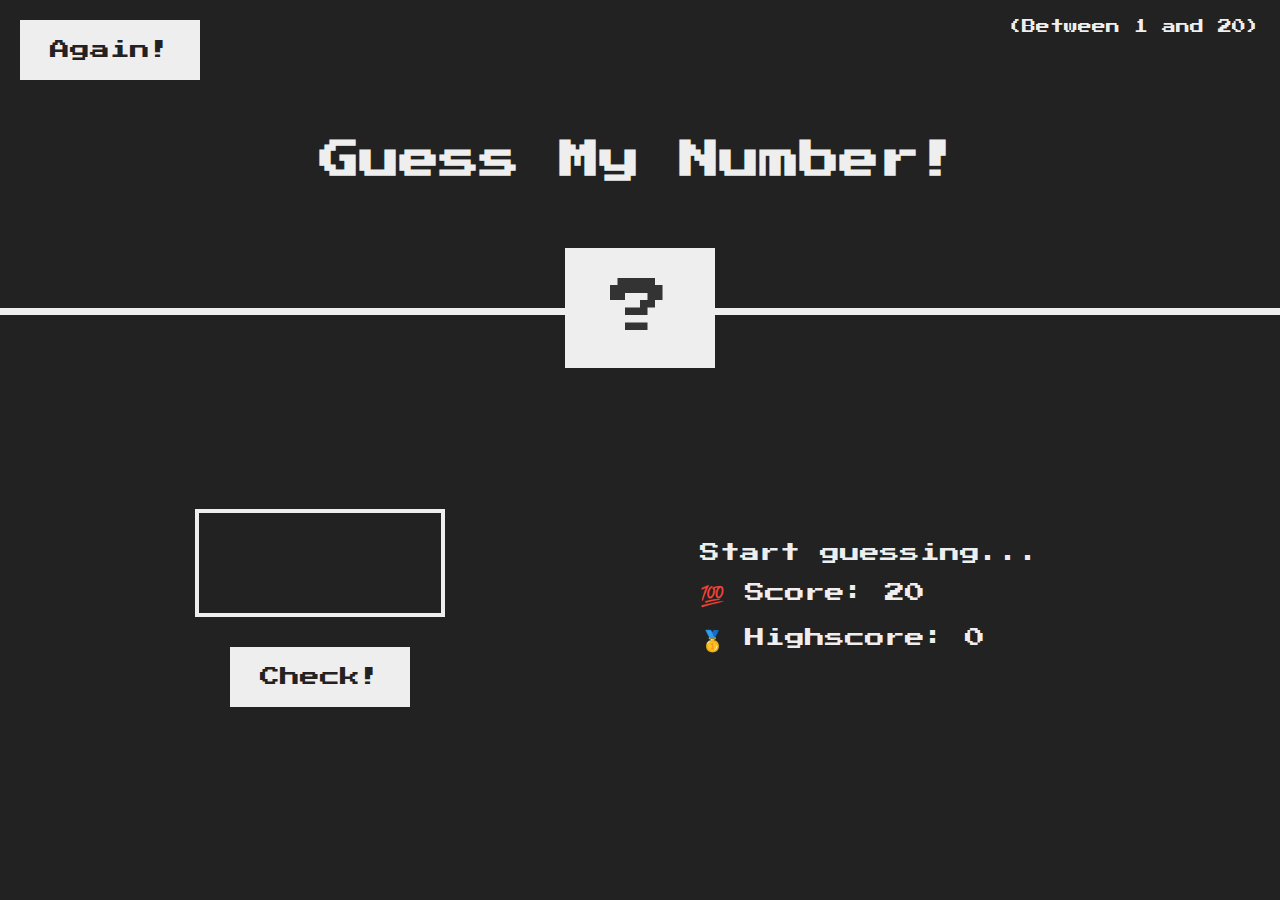
<file: index.html>
<!DOCTYPE html>
<html lang="en">
  <head>
    <meta charset="UTF-8" />
    <meta name="viewport" content="width=device-width, initial-scale=1.0" />
    <meta http-equiv="X-UA-Compatible" content="ie=edge" />
    <link rel="stylesheet" href="style.css" />
    <title>Guess My Number!</title>
  </head>
  <body>
    <header>
      <h1>Guess My Number!</h1>
      <p class="between">(Between 1 and 20)</p>
      <button class="btn again">Again!</button>
      <div id="result" class="number">?</div>
    </header>
    <main>
      <section class="left">
        <input type="number" class="guess" />
        <button class="btn check">Check!</button>
      </section>
      <section class="right">
        <p id="alert" lass="message">Start guessing...</p>
        <p class="label-score">💯 Score: <span class="score">20</span></p>
        <p class="label-highscore">
          🥇 Highscore: <span class="highscore">0</span>
        </p>
      </section>
    </main>
    <script src="script.js"></script>
  </body>
</html>
</file>
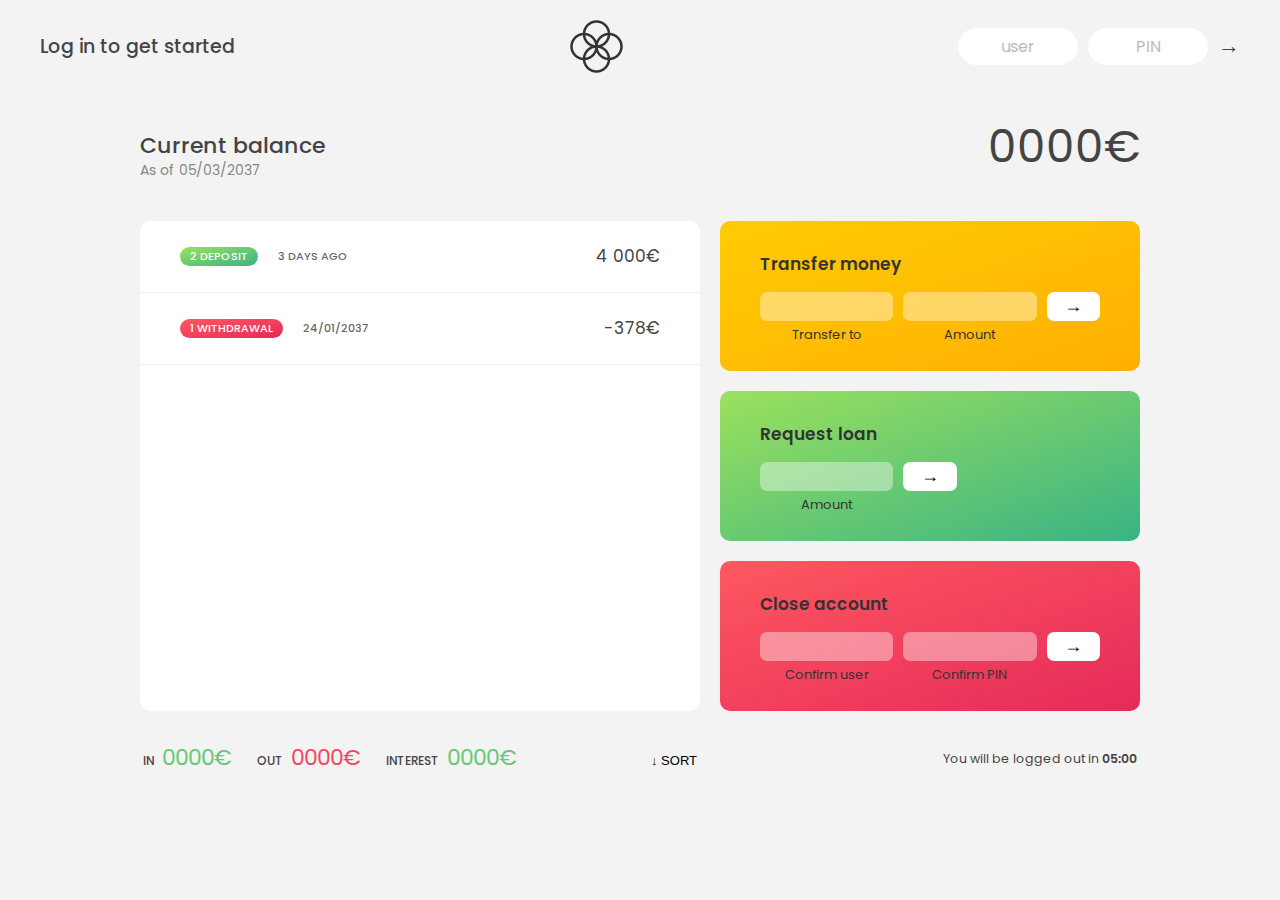
<file: bankistApp/index.html>
<!DOCTYPE html>
<html lang="en">
  <head>
    <meta charset="UTF-8" />
    <meta name="viewport" content="width=device-width, initial-scale=1.0" />
    <meta http-equiv="X-UA-Compatible" content="ie=edge" />
    <link rel="shortcut icon" type="image/png" href="/icon.png" />

    <link
      href="https://fonts.googleapis.com/css?family=Poppins:400,500,600&display=swap"
      rel="stylesheet"
    />

    <link rel="stylesheet" href="style.css" />
    <title>Bankist</title>
  </head>
  <body>
    <!-- TOP NAVIGATION -->
    <nav>
      <p class="welcome">Log in to get started</p>
      <img src="logo.png" alt="Logo" class="logo" />
      <form class="login">
        <input
          type="text"
          placeholder="user"
          class="login__input login__input--user"
        />
        <!-- In practice, use type="password" -->
        <input
          type="text"
          placeholder="PIN"
          maxlength="4"
          class="login__input login__input--pin"
        />
        <button class="login__btn">&rarr;</button>
      </form>
    </nav>

    <main class="app">
      <!-- BALANCE -->
      <div class="balance">
        <div>
          <p class="balance__label">Current balance</p>
          <p class="balance__date">
            As of <span class="date">05/03/2037</span>
          </p>
        </div>
        <p class="balance__value">0000€</p>
      </div>

      <!-- MOVEMENTS -->
      <div class="movements">
        <div class="movements__row">
          <div class="movements__type movements__type--deposit">2 deposit</div>
          <div class="movements__date">3 days ago</div>
          <div class="movements__value">4 000€</div>
        </div>
        <div class="movements__row">
          <div class="movements__type movements__type--withdrawal">
            1 withdrawal
          </div>
          <div class="movements__date">24/01/2037</div>
          <div class="movements__value">-378€</div>
        </div>
      </div>

      <!-- SUMMARY -->
      <div class="summary">
        <p class="summary__label">In</p>
        <p class="summary__value summary__value--in">0000€</p>
        <p class="summary__label">Out</p>
        <p class="summary__value summary__value--out">0000€</p>
        <p class="summary__label">Interest</p>
        <p class="summary__value summary__value--interest">0000€</p>
        <button class="btn--sort">&downarrow; SORT</button>
      </div>

      <!-- OPERATION: TRANSFERS -->
      <div class="operation operation--transfer">
        <h2>Transfer money</h2>
        <form class="form form--transfer">
          <input type="text" class="form__input form__input--to" />
          <input type="number" class="form__input form__input--amount" />
          <button class="form__btn form__btn--transfer">&rarr;</button>
          <label class="form__label">Transfer to</label>
          <label class="form__label">Amount</label>
        </form>
      </div>

      <!-- OPERATION: LOAN -->
      <div class="operation operation--loan">
        <h2>Request loan</h2>
        <form class="form form--loan">
          <input type="number" class="form__input form__input--loan-amount" />
          <button class="form__btn form__btn--loan">&rarr;</button>
          <label class="form__label form__label--loan">Amount</label>
        </form>
      </div>

      <!-- OPERATION: CLOSE -->
      <div class="operation operation--close">
        <h2>Close account</h2>
        <form class="form form--close">
          <input type="text" class="form__input form__input--user" />
          <input
            type="password"
            maxlength="6"
            class="form__input form__input--pin"
          />
          <button class="form__btn form__btn--close">&rarr;</button>
          <label class="form__label">Confirm user</label>
          <label class="form__label">Confirm PIN</label>
        </form>
      </div>

      <!-- LOGOUT TIMER -->
      <p class="logout-timer">
        You will be logged out in <span class="timer">05:00</span>
      </p>
    </main>

    <!-- <footer>
      &copy; by Jonas Schmedtmann. Don't claim as your own :)
    </footer> -->

    <script src="script.js"></script>
  </body>
</html>
</file>
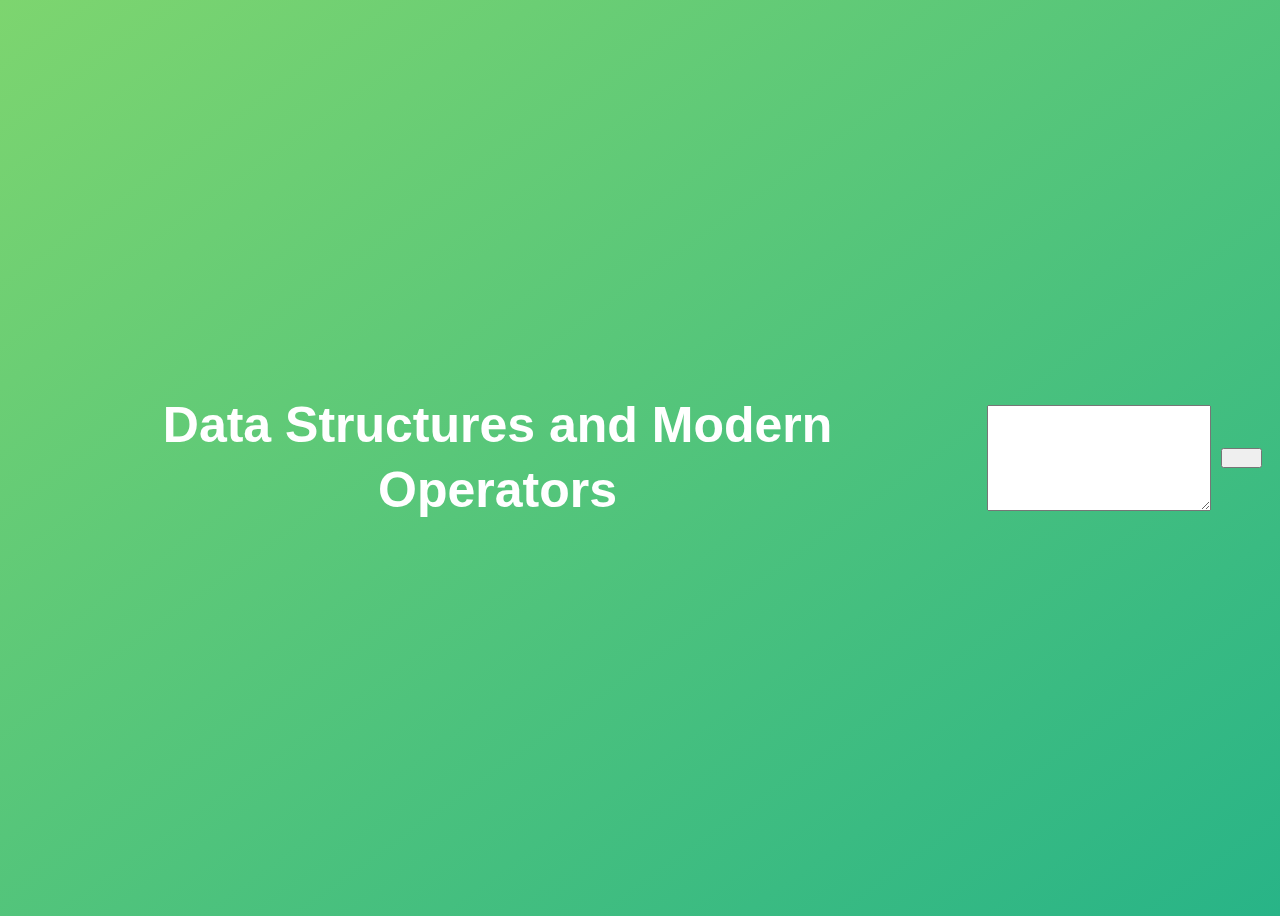
<file: code-challenge/index.html>
<!DOCTYPE html>
<html lang="en">
  <head>
    <meta charset="UTF-8" />
    <meta name="viewport" content="width=device-width, initial-scale=1.0" />
    <meta http-equiv="X-UA-Compatible" content="ie=edge" />
    <title>Data Structures and Modern Operators</title>
    <style>
      body {
        height: 100vh;
        display: flex;
        align-items: center;
        background: linear-gradient(to top left, #28b487, #7dd56f);
      }
      h1 {
        font-family: sans-serif;
        font-size: 50px;
        line-height: 1.3;
        width: 100%;
        padding: 30px;
        text-align: center;
        color: white;
      }
      button {
        width: 50px;
        height: 20px;
        margin: 10px;
      }
      textarea {
        width: 300px;
        height: 100px;
      }
    </style>
  </head>
  <body>
    <h1>Data Structures and Modern Operators</h1>
    <script src="footballBetting.js"></script>
  </body>
</html>
</file>
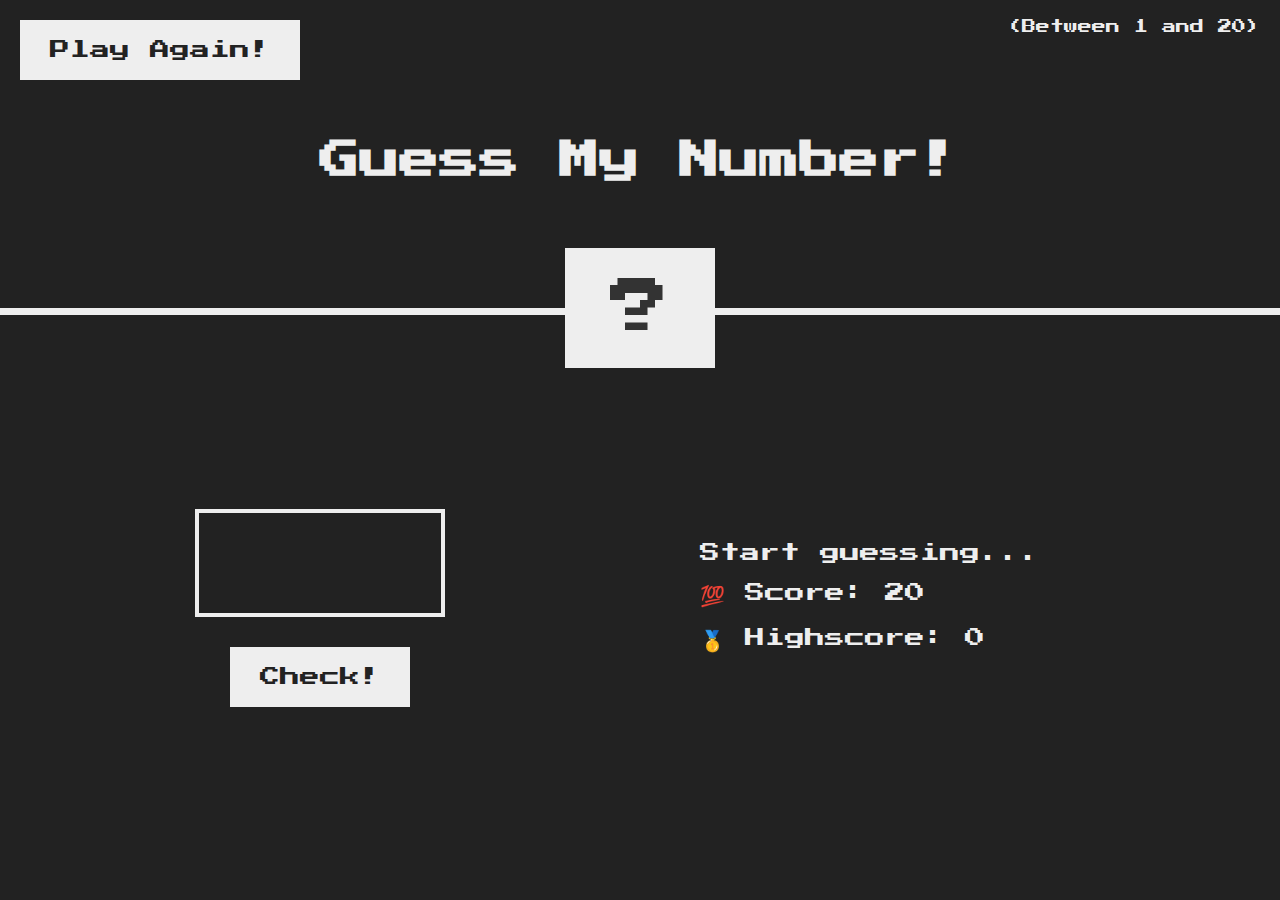
<file: guess-number-game/index.html>
<!DOCTYPE html>
<html lang="en">
  <head>
    <meta charset="UTF-8" />
    <meta name="viewport" content="width=device-width, initial-scale=1.0" />
    <meta http-equiv="X-UA-Compatible" content="ie=edge" />
    <link rel="stylesheet" href="style.css" />
    <title>Guess My Number!</title>
  </head>
  <body>
    <header>
      <h1>Guess My Number!</h1>
      <p class="between">(Between 1 and 20)</p>
      <button id="againButton" class="btn again">Play Again!</button>
      <div id="result" class="number">?</div>
    </header>
    <main>
      <section class="left">
        <input type="number" class="guess" />
        <button class="btn check">Check!</button>
      </section>
      <section class="right">
        <p id="alert" lass="message">Start guessing...</p>
        <p class="label-score">💯 Score: <span class="score">20</span></p>
        <p class="label-highscore">
          🥇 Highscore: <span class="highscore">0</span>
        </p>
      </section>
    </main>
    <script src="script.js"></script>
  </body>
</html>
</file>
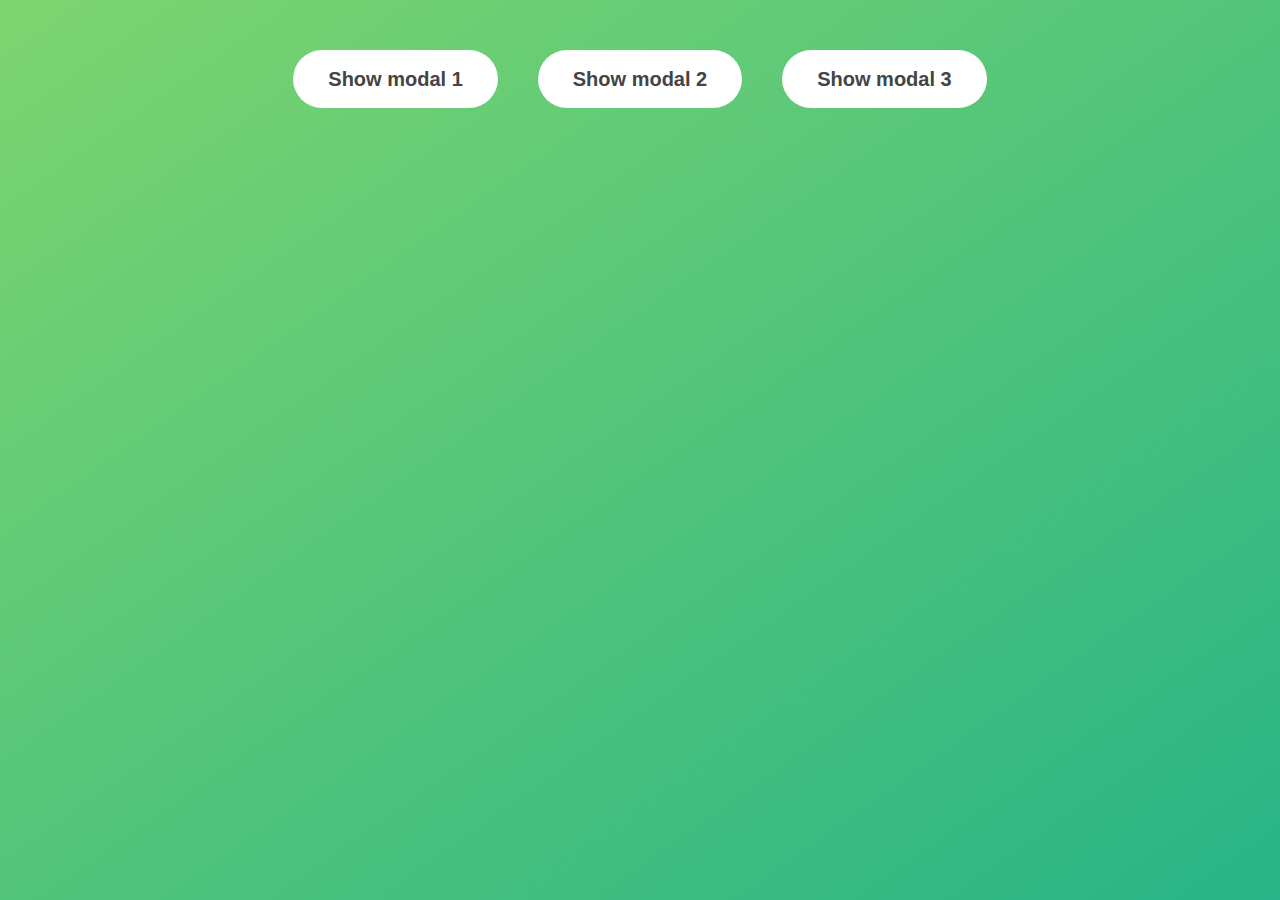
<file: modal/index.html>
<!DOCTYPE html>
<html lang="en">
  <head>
    <meta charset="UTF-8" />
    <meta name="viewport" content="width=device-width, initial-scale=1.0" />
    <meta http-equiv="X-UA-Compatible" content="ie=edge" />
    <link rel="stylesheet" href="style.css" />
    <title>Modal window</title>
  </head>
  <body>
    <button class="show-modal">Show modal 1</button>
    <button class="show-modal">Show modal 2</button>
    <button class="show-modal">Show modal 3</button>

    <div class="modal hidden">
      <button class="close-modal">&times;</button>
      <h1>I'm a modal window 😍</h1>
      <p>
        Lorem ipsum dolor sit amet, consectetur adipisicing elit, sed do eiusmod
        tempor incididunt ut labore et dolore magna aliqua. Ut enim ad minim
        veniam, quis nostrud exercitation ullamco laboris nisi ut aliquip ex ea
        commodo consequat. Duis aute irure dolor in reprehenderit in voluptate
        velit esse cillum dolore eu fugiat nulla pariatur. Excepteur sint
        occaecat cupidatat non proident, sunt in culpa qui officia deserunt
        mollit anim id est laborum.
      </p>
    </div>
    <div class="overlay hidden"></div>

    <script src="script.js"></script>
  </body>
</html>
</file>
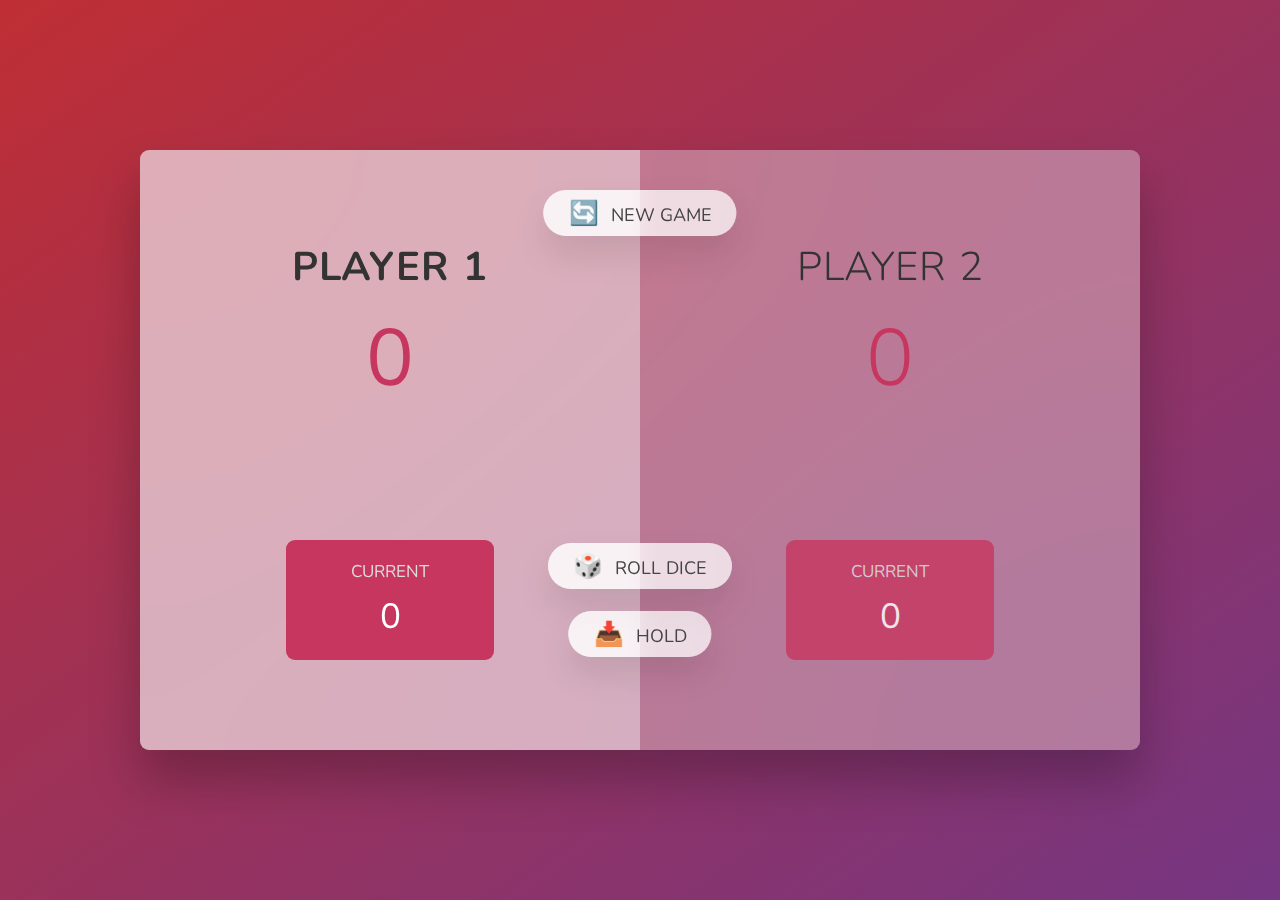
<file: pig-game/index.html>
<!DOCTYPE html>
<html lang="en">
  <head>
    <meta charset="UTF-8" />
    <meta name="viewport" content="width=device-width, initial-scale=1.0" />
    <meta http-equiv="X-UA-Compatible" content="ie=edge" />
    <link rel="stylesheet" href="style.css" />
    <title>Pig Game</title>
  </head>
  <body>
    <main>
      <section id="player1" class="player player--1 player--active">
        <h2 class="name" id="name--1">Player 1</h2>
        <p class="score" id="score--1">43</p>
        <div class="current">
          <p class="current-label">Current</p>
          <p class="current-score" id="current--1">0</p>
        </div>
      </section>
      <section id="player2" class="player player--2">
        <h2 class="name" id="name--2">Player 2</h2>
        <p class="score" id="score--2">24</p>
        <div class="current">
          <p class="current-label">Current</p>
          <p class="current-score" id="current--2">5</p>
        </div>
      </section>

      <img id="dice" src="dice-5.png" alt="Playing dice" class="dice" />
      <button id="newButton" class="btn btn--new">🔄 New game</button>
      <button id="rollButton" class="btn btn--roll">🎲 Roll dice</button>
      <button id="holdButton" class="btn btn--hold">📥 Hold</button>
    </main>
    <script src="script.js"></script>
  </body>
</html>
</file>
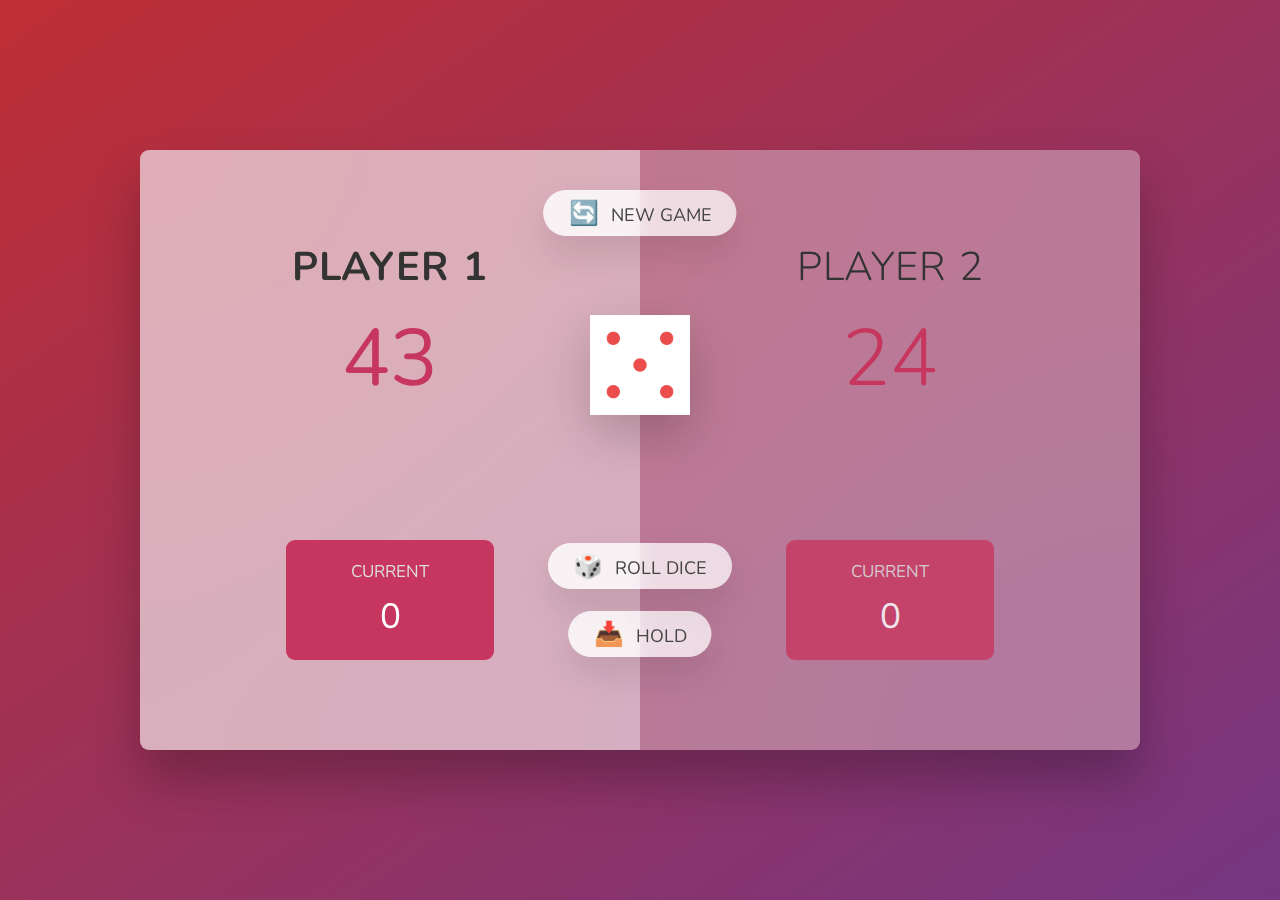
<file: pig_game/index.html>
<!DOCTYPE html>
<html lang="en">
  <head>
    <meta charset="UTF-8" />
    <meta name="viewport" content="width=device-width, initial-scale=1.0" />
    <meta http-equiv="X-UA-Compatible" content="ie=edge" />
    <link rel="stylesheet" href="style.css" />
    <title>Pig Game</title>
  </head>
  <body>
    <main>
      <section class="player player--0 player--active">
        <h2 class="name" id="name--0">Player 1</h2>
        <p class="score" id="score--0">43</p>
        <div class="current">
          <p class="current-label">Current</p>
          <p class="current-score" id="current--0">0</p>
        </div>
      </section>
      <section class="player player--1">
        <h2 class="name" id="name--1">Player 2</h2>
        <p class="score" id="score--1">24</p>
        <div class="current">
          <p class="current-label">Current</p>
          <p class="current-score" id="current--1">0</p>
        </div>
      </section>

      <img src="dice-5.png" alt="Playing dice" class="dice" />
      <button class="btn btn--new">🔄 New game</button>
      <button class="btn btn--roll">🎲 Roll dice</button>
      <button class="btn btn--hold">📥 Hold</button>
    </main>
    <script src="script.js"></script>
  </body>
</html>
</file>
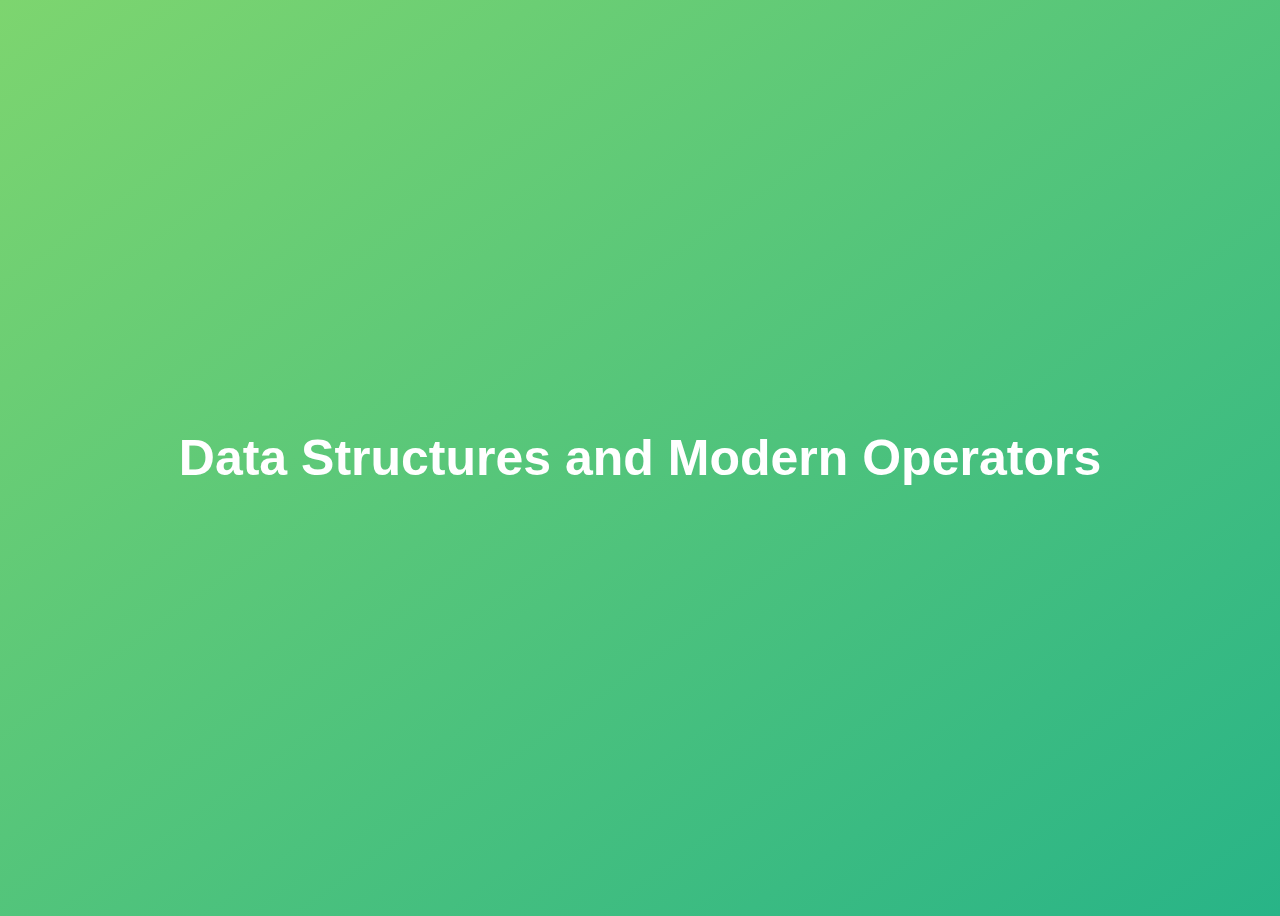
<file: code-challenge/array/index.html>
<!DOCTYPE html>
<html lang="en">
  <head>
    <meta charset="UTF-8" />
    <meta name="viewport" content="width=device-width, initial-scale=1.0" />
    <meta http-equiv="X-UA-Compatible" content="ie=edge" />
    <title>Data Structures and Modern Operators</title>
    <style>
      body {
        height: 100vh;
        display: flex;
        align-items: center;
        background: linear-gradient(to top left, #28b487, #7dd56f);
      }
      h1 {
        font-family: sans-serif;
        font-size: 50px;
        line-height: 1.3;
        width: 100%;
        padding: 30px;
        text-align: center;
        color: white;
      }
      button {
        width: 50px;
        height: 20px;
        margin: 10px;
      }
      textarea {
        width: 300px;
        height: 100px;
      }
    </style>
  </head>
  <body>
    <h1>Data Structures and Modern Operators</h1>
    <script src="script.js"></script>
  </body>
</html>
</file>
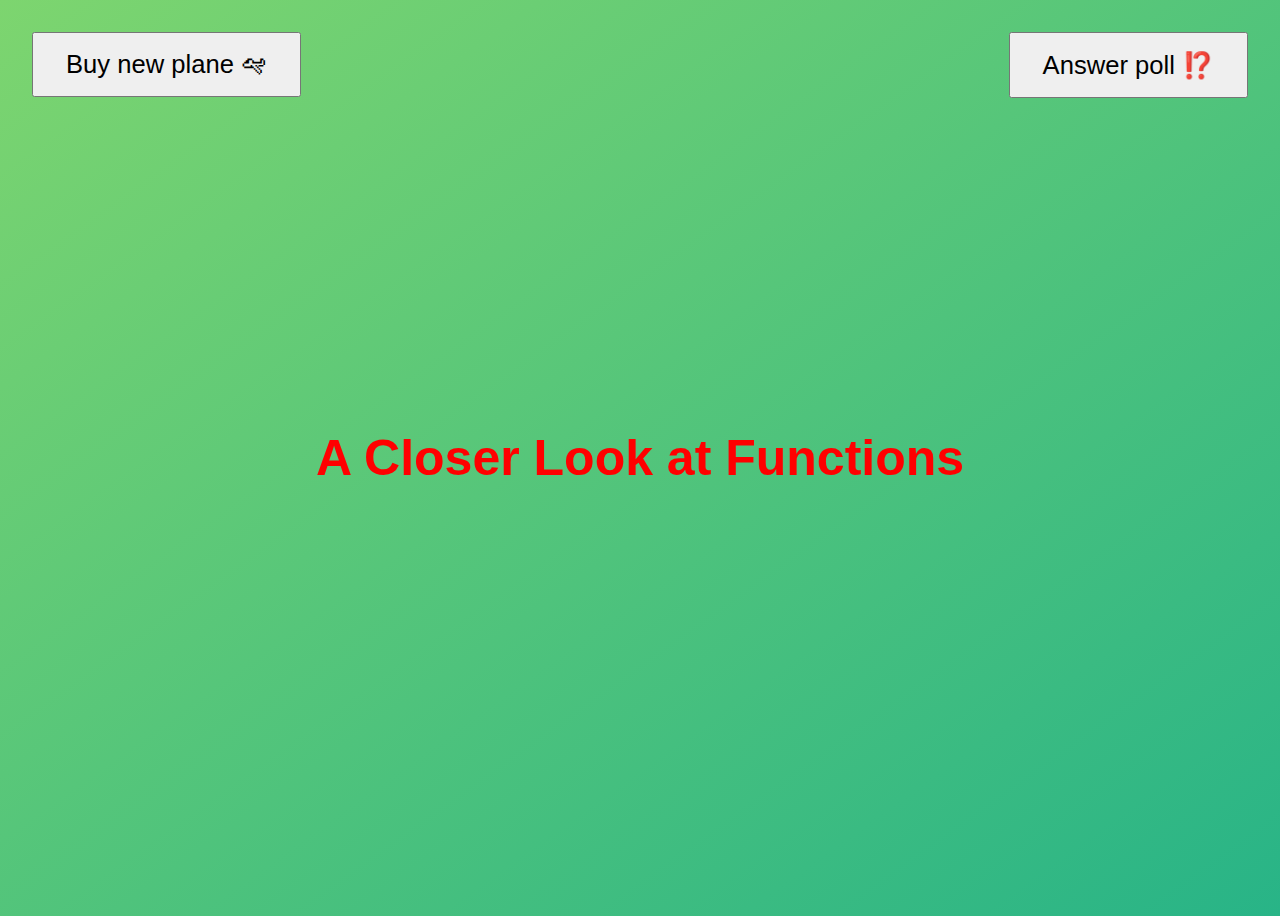
<file: code-challenge/pollapp/index.html>
<!DOCTYPE html>
<html lang="en">
  <head>
    <meta charset="UTF-8" />
    <meta name="viewport" content="width=device-width, initial-scale=1.0" />
    <meta http-equiv="X-UA-Compatible" content="ie=edge" />
    <title>A Closer Look at Functions</title>
    <style>
      body {
        height: 100vh;
        display: flex;
        align-items: center;
        background: linear-gradient(to top left, #28b487, #7dd56f);
      }
      h1 {
        font-family: sans-serif;
        font-size: 50px;
        line-height: 1.3;
        width: 100%;
        padding: 30px;
        text-align: center;
        color: white;
      }
      .buy,
      .poll {
        font-size: 1.6rem;
        padding: 1rem 2rem;
        position: absolute;
        top: 2rem;
      }
      .buy {
        left: 2rem;
      }
      .poll {
        right: 2rem;
      }
    </style>
  </head>
  <body>
    <h1>A Closer Look at Functions</h1>
    <button class="buy">Buy new plane 🛩</button>
    <button class="poll">Answer poll ⁉️</button>
    <script src="pollapp.js"></script>
  </body>
</html>
</file>
<file: style.css>
@import url("https://fonts.googleapis.com/css?family=Press+Start+2P&display=swap");

* {
  margin: 0;
  padding: 0;
  box-sizing: inherit;
}

html {
  font-size: 62.5%;
  box-sizing: border-box;
}

body {
  font-family: "Press Start 2P", sans-serif;
  color: #eee;
  background-color: #222;
  /* background-color: #60b347; */
}

/* LAYOUT */
header {
  position: relative;
  height: 35vh;
  border-bottom: 7px solid #eee;
}

main {
  height: 65vh;
  color: #eee;
  display: flex;
  align-items: center;
  justify-content: space-around;
}

.left {
  width: 52rem;
  display: flex;
  flex-direction: column;
  align-items: center;
}

.right {
  width: 52rem;
  font-size: 2rem;
}

/* ELEMENTS STYLE */
h1 {
  font-size: 4rem;
  text-align: center;
  position: absolute;
  width: 100%;
  top: 52%;
  left: 50%;
  transform: translate(-50%, -50%);
}

p {
  margin-bottom: 20px;
}

.number {
  background: #eee;
  color: #333;
  font-size: 6rem;
  width: 15rem;
  padding: 3rem 0rem;
  text-align: center;
  position: absolute;
  bottom: 0;
  left: 50%;
  transform: translate(-50%, 50%);
}

.between {
  font-size: 1.4rem;
  position: absolute;
  top: 2rem;
  right: 2rem;
}

.again {
  position: absolute;
  top: 2rem;
  left: 2rem;
}

.guess {
  background: none;
  border: 4px solid #eee;
  font-family: inherit;
  color: inherit;
  font-size: 5rem;
  padding: 2.5rem;
  width: 25rem;
  text-align: center;
  display: block;
  margin-bottom: 3rem;
}

.btn {
  border: none;
  background-color: #eee;
  color: #222;
  font-size: 2rem;
  font-family: inherit;
  padding: 2rem 3rem;
  cursor: pointer;
}

.btn:hover {
  background-color: #ccc;
}

.message {
  margin-bottom: 8rem;
  height: 3rem;
}

.label-score {
  margin-bottom: 2rem;
}
</file>
<file: bankistApp/style.css>
/*
 * Use this CSS to learn some intersting techniques,
 * in case you're wondering how I built the UI.
 * Have fun! 😁
 */

* {
  margin: 0;
  padding: 0;
  box-sizing: inherit;
}

html {
  font-size: 62.5%;
  box-sizing: border-box;
}

body {
  font-family: "Poppins", sans-serif;
  color: #444;
  background-color: #f3f3f3;
  height: 100vh;
  padding: 2rem;
}

nav {
  display: flex;
  justify-content: space-between;
  align-items: center;
  padding: 0 2rem;
}

.welcome {
  font-size: 1.9rem;
  font-weight: 500;
}

.logo {
  height: 5.25rem;
}

.login {
  display: flex;
}

.login__input {
  border: none;
  padding: 0.5rem 2rem;
  font-size: 1.6rem;
  font-family: inherit;
  text-align: center;
  width: 12rem;
  border-radius: 10rem;
  margin-right: 1rem;
  color: inherit;
  border: 1px solid #fff;
  transition: all 0.3s;
}

.login__input:focus {
  outline: none;
  border: 1px solid #ccc;
}

.login__input::placeholder {
  color: #bbb;
}

.login__btn {
  border: none;
  background: none;
  font-size: 2.2rem;
  color: inherit;
  cursor: pointer;
  transition: all 0.3s;
}

.login__btn:hover,
.login__btn:focus,
.btn--sort:hover,
.btn--sort:focus {
  outline: none;
  color: #777;
}

/* MAIN */
.app {
  position: relative;
  max-width: 100rem;
  margin: 4rem auto;
  display: grid;
  grid-template-columns: 4fr 3fr;
  grid-template-rows: auto repeat(3, 15rem) auto;
  gap: 2rem;

  /* NOTE This creates the fade in/out anumation */
  /* opacity: 0; */
  transition: all 1s;
}

.balance {
  grid-column: 1 / span 2;
  display: flex;
  align-items: flex-end;
  justify-content: space-between;
  margin-bottom: 2rem;
}

.balance__label {
  font-size: 2.2rem;
  font-weight: 500;
  margin-bottom: -0.2rem;
}

.balance__date {
  font-size: 1.4rem;
  color: #888;
}

.balance__value {
  font-size: 4.5rem;
  font-weight: 400;
}

/* MOVEMENTS */
.movements {
  grid-row: 2 / span 3;
  background-color: #fff;
  border-radius: 1rem;
  overflow: scroll;
}

.movements__row {
  padding: 2.25rem 4rem;
  display: flex;
  align-items: center;
  border-bottom: 1px solid #eee;
}

.movements__type {
  font-size: 1.1rem;
  text-transform: uppercase;
  font-weight: 500;
  color: #fff;
  padding: 0.1rem 1rem;
  border-radius: 10rem;
  margin-right: 2rem;
}

.movements__date {
  font-size: 1.1rem;
  text-transform: uppercase;
  font-weight: 500;
  color: #666;
}

.movements__type--deposit {
  background-image: linear-gradient(to top left, #39b385, #9be15d);
}

.movements__type--withdrawal {
  background-image: linear-gradient(to top left, #e52a5a, #ff585f);
}

.movements__value {
  font-size: 1.7rem;
  margin-left: auto;
}

/* SUMMARY */
.summary {
  grid-row: 5 / 6;
  display: flex;
  align-items: baseline;
  padding: 0 0.3rem;
  margin-top: 1rem;
}

.summary__label {
  font-size: 1.2rem;
  font-weight: 500;
  text-transform: uppercase;
  margin-right: 0.8rem;
}

.summary__value {
  font-size: 2.2rem;
  margin-right: 2.5rem;
}

.summary__value--in,
.summary__value--interest {
  color: #66c873;
}

.summary__value--out {
  color: #f5465d;
}

.btn--sort {
  margin-left: auto;
  border: none;
  background: none;
  font-size: 1.3rem;
  font-weight: 500;
  cursor: pointer;
}

/* OPERATIONS */
.operation {
  border-radius: 1rem;
  padding: 3rem 4rem;
  color: #333;
}

.operation--transfer {
  background-image: linear-gradient(to top left, #ffb003, #ffcb03);
}

.operation--loan {
  background-image: linear-gradient(to top left, #39b385, #9be15d);
}

.operation--close {
  background-image: linear-gradient(to top left, #e52a5a, #ff585f);
}

h2 {
  margin-bottom: 1.5rem;
  font-size: 1.7rem;
  font-weight: 600;
  color: #333;
}

.form {
  display: grid;
  grid-template-columns: 2.5fr 2.5fr 1fr;
  grid-template-rows: auto auto;
  gap: 0.4rem 1rem;
}

/* Exceptions for interst */
.form.form--loan {
  grid-template-columns: 2.5fr 1fr 2.5fr;
}
.form__label--loan {
  grid-row: 2;
}
/* End exceptions */

.form__input {
  width: 100%;
  border: none;
  background-color: rgba(255, 255, 255, 0.4);
  font-family: inherit;
  font-size: 1.5rem;
  text-align: center;
  color: #333;
  padding: 0.3rem 1rem;
  border-radius: 0.7rem;
  transition: all 0.3s;
}

.form__input:focus {
  outline: none;
  background-color: rgba(255, 255, 255, 0.6);
}

.form__label {
  font-size: 1.3rem;
  text-align: center;
}

.form__btn {
  border: none;
  border-radius: 0.7rem;
  font-size: 1.8rem;
  background-color: #fff;
  cursor: pointer;
  transition: all 0.3s;
}

.form__btn:focus {
  outline: none;
  background-color: rgba(255, 255, 255, 0.8);
}

.logout-timer {
  padding: 0 0.3rem;
  margin-top: 1.9rem;
  text-align: right;
  font-size: 1.25rem;
}

.timer {
  font-weight: 600;
}
</file>
<file: guess-number-game/style.css>
@import url("https://fonts.googleapis.com/css?family=Press+Start+2P&display=swap");

* {
  margin: 0;
  padding: 0;
  box-sizing: inherit;
}

html {
  font-size: 62.5%;
  box-sizing: border-box;
}

body {
  font-family: "Press Start 2P", sans-serif;
  color: #eee;
  background-color: #222;
  /* background-color: #60b347; */
}

/* LAYOUT */
header {
  position: relative;
  height: 35vh;
  border-bottom: 7px solid #eee;
}

main {
  height: 65vh;
  color: #eee;
  display: flex;
  align-items: center;
  justify-content: space-around;
}

.left {
  width: 52rem;
  display: flex;
  flex-direction: column;
  align-items: center;
}

.right {
  width: 52rem;
  font-size: 2rem;
}

/* ELEMENTS STYLE */
h1 {
  font-size: 4rem;
  text-align: center;
  position: absolute;
  width: 100%;
  top: 52%;
  left: 50%;
  transform: translate(-50%, -50%);
}

p {
  margin-bottom: 20px;
}

.number {
  background: #eee;
  color: #333;
  font-size: 6rem;
  width: 15rem;
  padding: 3rem 0rem;
  text-align: center;
  position: absolute;
  bottom: 0;
  left: 50%;
  transform: translate(-50%, 50%);
}

.between {
  font-size: 1.4rem;
  position: absolute;
  top: 2rem;
  right: 2rem;
}

.again {
  position: absolute;
  top: 2rem;
  left: 2rem;
}

.guess {
  background: none;
  border: 4px solid #eee;
  font-family: inherit;
  color: inherit;
  font-size: 5rem;
  padding: 2.5rem;
  width: 25rem;
  text-align: center;
  display: block;
  margin-bottom: 3rem;
}

.btn {
  border: none;
  background-color: #eee;
  color: #222;
  font-size: 2rem;
  font-family: inherit;
  padding: 2rem 3rem;
  cursor: pointer;
}

.btn:hover {
  background-color: #ccc;
}

.message {
  margin-bottom: 8rem;
  height: 3rem;
}

.label-score {
  margin-bottom: 2rem;
}
</file>
<file: modal/style.css>
* {
  margin: 0;
  padding: 0;
  box-sizing: inherit;
}

html {
  font-size: 62.5%;
  box-sizing: border-box;
}

body {
  font-family: sans-serif;
  color: #333;
  line-height: 1.5;
  height: 100vh;
  position: relative;
  display: flex;
  align-items: flex-start;
  justify-content: center;
  background: linear-gradient(to top left, #28b487, #7dd56f);
}

.show-modal {
  font-size: 2rem;
  font-weight: 600;
  padding: 1.75rem 3.5rem;
  margin: 5rem 2rem;
  border: none;
  background-color: #fff;
  color: #444;
  border-radius: 10rem;
  cursor: pointer;
}

.close-modal {
  position: absolute;
  top: 1.2rem;
  right: 2rem;
  font-size: 5rem;
  color: #333;
  cursor: pointer;
  border: none;
  background: none;
}

h1 {
  font-size: 2.5rem;
  margin-bottom: 2rem;
}

p {
  font-size: 1.8rem;
}

/* -------------------------- */
/* CLASSES TO MAKE MODAL WORK */
.hidden {
  display: none;
}

.modal {
  position: absolute;
  top: 50%;
  left: 50%;
  transform: translate(-50%, -50%);
  width: 70%;

  background-color: white;
  padding: 6rem;
  border-radius: 5px;
  box-shadow: 0 3rem 5rem rgba(0, 0, 0, 0.3);
  z-index: 10;
}

.overlay {
  position: absolute;
  top: 0;
  left: 0;
  width: 100%;
  height: 100%;
  background-color: rgba(0, 0, 0, 0.6);
  backdrop-filter: blur(3px);
  z-index: 5;
}
</file>
<file: pig-game/style.css>
@import url("https://fonts.googleapis.com/css2?family=Nunito&display=swap");

* {
  margin: 0;
  padding: 0;
  box-sizing: inherit;
}

html {
  font-size: 62.5%;
  box-sizing: border-box;
}

body {
  font-family: "Nunito", sans-serif;
  font-weight: 400;
  height: 100vh;
  color: #333;
  background-image: linear-gradient(to top left, #753682 0%, #bf2e34 100%);
  display: flex;
  align-items: center;
  justify-content: center;
}

/* LAYOUT */
main {
  position: relative;
  width: 100rem;
  height: 60rem;
  background-color: rgba(255, 255, 255, 0.35);
  backdrop-filter: blur(200px);
  filter: blur();
  box-shadow: 0 3rem 5rem rgba(0, 0, 0, 0.25);
  border-radius: 9px;
  overflow: hidden;
  display: flex;
}

.player {
  flex: 50%;
  padding: 9rem;
  display: flex;
  flex-direction: column;
  align-items: center;
  transition: all 0.75s;
}

/* ELEMENTS */
.name {
  position: relative;
  font-size: 4rem;
  text-transform: uppercase;
  letter-spacing: 1px;
  word-spacing: 2px;
  font-weight: 300;
  margin-bottom: 1rem;
}

.score {
  font-size: 8rem;
  font-weight: 300;
  color: #c7365f;
  margin-bottom: auto;
}

.player--active {
  background-color: rgba(255, 255, 255, 0.4);
}
.player--active .name {
  font-weight: 700;
}
.player--active .score {
  font-weight: 400;
}

.player--active .current {
  opacity: 1;
}

.current {
  background-color: #c7365f;
  opacity: 0.8;
  border-radius: 9px;
  color: #fff;
  width: 65%;
  padding: 2rem;
  text-align: center;
  transition: all 0.75s;
}

.current-label {
  text-transform: uppercase;
  margin-bottom: 1rem;
  font-size: 1.7rem;
  color: #ddd;
}

.current-score {
  font-size: 3.5rem;
}

/* ABSOLUTE POSITIONED ELEMENTS */
.btn {
  position: absolute;
  left: 50%;
  transform: translateX(-50%);
  color: #444;
  background: none;
  border: none;
  font-family: inherit;
  font-size: 1.8rem;
  text-transform: uppercase;
  cursor: pointer;
  font-weight: 400;
  transition: all 0.2s;

  background-color: white;
  background-color: rgba(255, 255, 255, 0.6);
  backdrop-filter: blur(10px);

  padding: 0.7rem 2.5rem;
  border-radius: 50rem;
  box-shadow: 0 1.75rem 3.5rem rgba(0, 0, 0, 0.1);
}

.btn::first-letter {
  font-size: 2.4rem;
  display: inline-block;
  margin-right: 0.7rem;
}

.btn--new {
  top: 4rem;
}
.btn--roll {
  top: 39.3rem;
}
.btn--hold {
  top: 46.1rem;
}

.btn:active {
  transform: translate(-50%, 3px);
  box-shadow: 0 1rem 2rem rgba(0, 0, 0, 0.15);
}

.btn:focus {
  outline: none;
}

.dice {
  position: absolute;
  left: 50%;
  top: 16.5rem;
  transform: translateX(-50%);
  height: 10rem;
  box-shadow: 0 2rem 5rem rgba(0, 0, 0, 0.2);
}

.player--winner {
  background-color: #2f2f2f;
}

.player--winner .name {
  font-weight: 700;
  color: #c7365f;
}

.hidden {
  display: none;
}
</file>
<file: pig_game/style.css>
@import url('https://fonts.googleapis.com/css2?family=Nunito&display=swap');

* {
  margin: 0;
  padding: 0;
  box-sizing: inherit;
}

html {
  font-size: 62.5%;
  box-sizing: border-box;
}

body {
  font-family: 'Nunito', sans-serif;
  font-weight: 400;
  height: 100vh;
  color: #333;
  background-image: linear-gradient(to top left, #753682 0%, #bf2e34 100%);
  display: flex;
  align-items: center;
  justify-content: center;
}

/* LAYOUT */
main {
  position: relative;
  width: 100rem;
  height: 60rem;
  background-color: rgba(255, 255, 255, 0.35);
  backdrop-filter: blur(200px);
  filter: blur();
  box-shadow: 0 3rem 5rem rgba(0, 0, 0, 0.25);
  border-radius: 9px;
  overflow: hidden;
  display: flex;
}

.player {
  flex: 50%;
  padding: 9rem;
  display: flex;
  flex-direction: column;
  align-items: center;
  transition: all 0.75s;
}

/* ELEMENTS */
.name {
  position: relative;
  font-size: 4rem;
  text-transform: uppercase;
  letter-spacing: 1px;
  word-spacing: 2px;
  font-weight: 300;
  margin-bottom: 1rem;
}

.score {
  font-size: 8rem;
  font-weight: 300;
  color: #c7365f;
  margin-bottom: auto;
}

.player--active {
  background-color: rgba(255, 255, 255, 0.4);
}
.player--active .name {
  font-weight: 700;
}
.player--active .score {
  font-weight: 400;
}

.player--active .current {
  opacity: 1;
}

.current {
  background-color: #c7365f;
  opacity: 0.8;
  border-radius: 9px;
  color: #fff;
  width: 65%;
  padding: 2rem;
  text-align: center;
  transition: all 0.75s;
}

.current-label {
  text-transform: uppercase;
  margin-bottom: 1rem;
  font-size: 1.7rem;
  color: #ddd;
}

.current-score {
  font-size: 3.5rem;
}

/* ABSOLUTE POSITIONED ELEMENTS */
.btn {
  position: absolute;
  left: 50%;
  transform: translateX(-50%);
  color: #444;
  background: none;
  border: none;
  font-family: inherit;
  font-size: 1.8rem;
  text-transform: uppercase;
  cursor: pointer;
  font-weight: 400;
  transition: all 0.2s;

  background-color: white;
  background-color: rgba(255, 255, 255, 0.6);
  backdrop-filter: blur(10px);

  padding: 0.7rem 2.5rem;
  border-radius: 50rem;
  box-shadow: 0 1.75rem 3.5rem rgba(0, 0, 0, 0.1);
}

.btn::first-letter {
  font-size: 2.4rem;
  display: inline-block;
  margin-right: 0.7rem;
}

.btn--new {
  top: 4rem;
}
.btn--roll {
  top: 39.3rem;
}
.btn--hold {
  top: 46.1rem;
}

.btn:active {
  transform: translate(-50%, 3px);
  box-shadow: 0 1rem 2rem rgba(0, 0, 0, 0.15);
}

.btn:focus {
  outline: none;
}

.dice {
  position: absolute;
  left: 50%;
  top: 16.5rem;
  transform: translateX(-50%);
  height: 10rem;
  box-shadow: 0 2rem 5rem rgba(0, 0, 0, 0.2);
}

.player--winner {
  background-color: #2f2f2f;
}

.player--winner .name {
  font-weight: 700;
  color: #c7365f;
}
</file>
